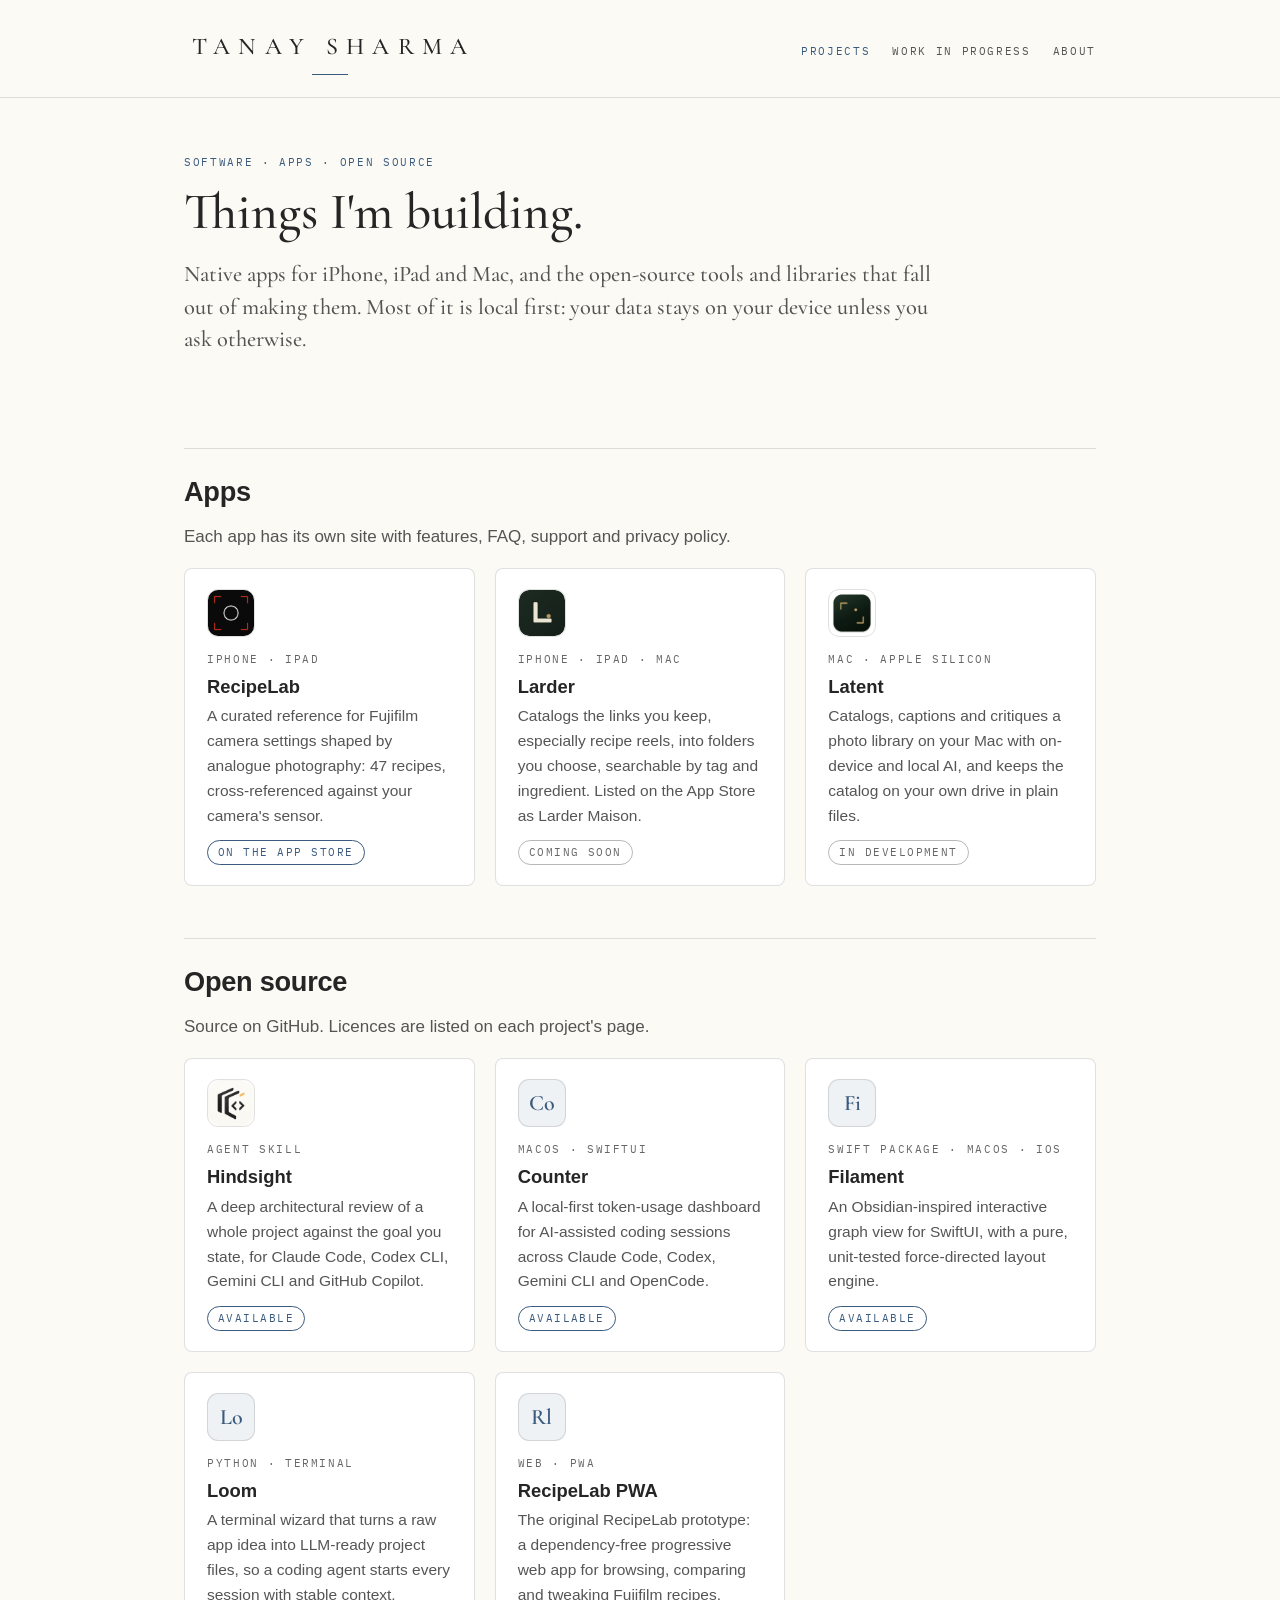
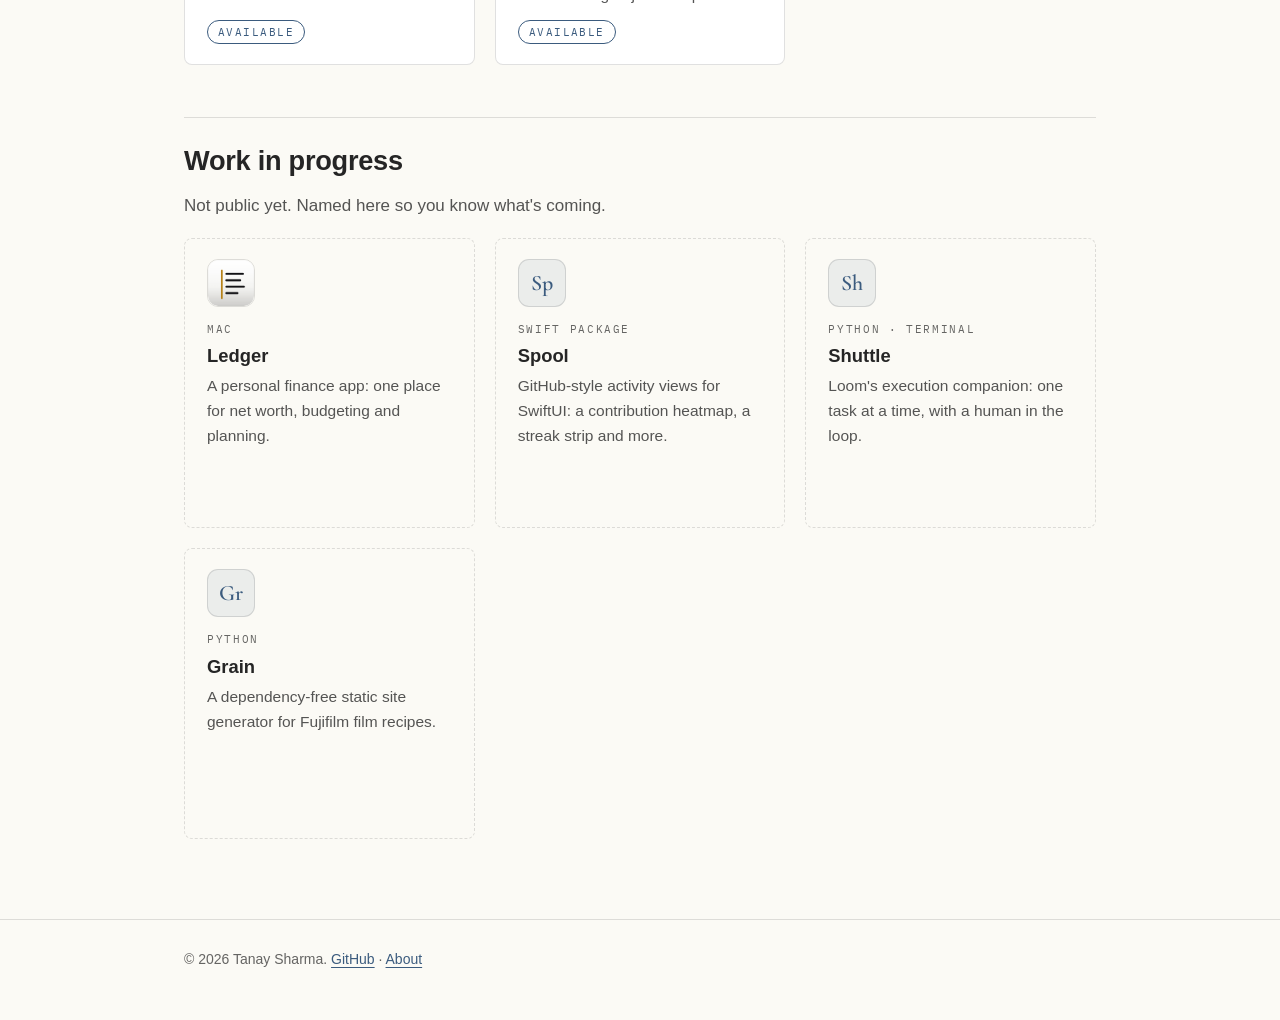
<file: index.html>
<!DOCTYPE html>
<html lang="en">
<head>
<meta charset="utf-8">
<meta name="viewport" content="width=device-width, initial-scale=1">
<title>Tanay Sharma · Projects</title>
<meta name="description" content="Apps, open-source tools and works in progress by Tanay Sharma: RecipeLab, Larder, Latent, Hindsight, Counter, Filament, Loom and more.">
<meta name="color-scheme" content="light dark">
<link rel="icon" href="./assets/favicon-64.png" sizes="64x64">
<link rel="apple-touch-icon" href="./assets/apple-touch-icon.png">
<link rel="stylesheet" href="./site.css?v=3">
</head>
<body>
<a class="skip-link" href="#main">Skip to content</a>

<header class="site-header">
  <div class="shell site-header__inner">
    <a class="wordmark" href="./index.html" aria-label="Tanay Sharma home">
      <span class="wordmark__text">TANAY SHARMA</span>
      <span class="wordmark__rule"></span>
    </a>
    <nav class="site-nav" aria-label="Primary">
      <a href="./index.html" aria-current="page">Projects</a>
      <a href="./index.html#wip">Work in progress</a>
      <a href="./about.html">About</a>
    </nav>
  </div>
</header>

<main id="main">
  <div class="shell">

    <section class="hero">
      <p class="meta meta--accent">SOFTWARE · APPS · OPEN SOURCE</p>
      <h1>Things I'm building.</h1>
      <!-- TODO(you): replace this lede with your own words. -->
      <p class="lede">Native apps for iPhone, iPad and Mac, and the open-source tools and libraries that fall out of making them. Most of it is local first: your data stays on your device unless you ask otherwise.</p>
    </section>

    <h2 id="apps">Apps</h2>
    <p class="section-intro">Each app has its own site with features, FAQ, support and privacy policy.</p>

    <ul class="project-grid">
      <li class="project-card">
        <img class="project-card__icon" src="./assets/icons/recipelab.png" alt="" width="48" height="48">
        <div class="project-card__body">
          <p class="meta">IPHONE · IPAD</p>
          <h3><a href="https://tansharma.github.io/RecipeLab/">RecipeLab</a></h3>
          <p>A curated reference for Fujifilm camera settings shaped by analogue photography: 47 recipes, cross-referenced against your camera's sensor.</p>
          <p class="status status--shipped">On the App Store</p>
        </div>
      </li>
      <li class="project-card">
        <img class="project-card__icon" src="./assets/icons/larder.png" alt="" width="48" height="48">
        <div class="project-card__body">
          <p class="meta">IPHONE · IPAD · MAC</p>
          <h3><a href="https://lardermaison.tansharma.com/">Larder</a></h3>
          <p>Catalogs the links you keep, especially recipe reels, into folders you choose, searchable by tag and ingredient. Listed on the App Store as Larder Maison.</p>
          <p class="status">Coming soon</p>
        </div>
      </li>
      <li class="project-card">
        <img class="project-card__icon" src="./assets/icons/latent.png" alt="" width="48" height="48">
        <div class="project-card__body">
          <p class="meta">MAC · APPLE SILICON</p>
          <h3><a href="https://latent.tansharma.com/">Latent</a></h3>
          <p>Catalogs, captions and critiques a photo library on your Mac with on-device and local AI, and keeps the catalog on your own drive in plain files.</p>
          <p class="status">In development</p>
        </div>
      </li>
    </ul>

    <h2 id="open-source">Open source</h2>
    <p class="section-intro">Source on GitHub. Licences are listed on each project's page.</p>

    <ul class="project-grid">
      <li class="project-card">
        <img class="project-card__icon" src="./assets/icons/hindsight.png" alt="" width="48" height="48">
        <div class="project-card__body">
          <p class="meta">AGENT SKILL</p>
          <h3><a href="https://tansharma.github.io/hindsight/">Hindsight</a></h3>
          <p>A deep architectural review of a whole project against the goal you state, for Claude Code, Codex CLI, Gemini CLI and GitHub Copilot.</p>
          <p class="status status--shipped">Available</p>
        </div>
      </li>
      <li class="project-card">
        <span class="project-card__icon project-card__icon--mono" aria-hidden="true">Co</span>
        <div class="project-card__body">
          <p class="meta">MACOS · SWIFTUI</p>
          <h3><a href="./projects/counter.html">Counter</a></h3>
          <p>A local-first token-usage dashboard for AI-assisted coding sessions across Claude Code, Codex, Gemini CLI and OpenCode.</p>
          <p class="status status--shipped">Available</p>
        </div>
      </li>
      <li class="project-card">
        <span class="project-card__icon project-card__icon--mono" aria-hidden="true">Fi</span>
        <div class="project-card__body">
          <p class="meta">SWIFT PACKAGE · MACOS · IOS</p>
          <h3><a href="./projects/filament.html">Filament</a></h3>
          <p>An Obsidian-inspired interactive graph view for SwiftUI, with a pure, unit-tested force-directed layout engine.</p>
          <p class="status status--shipped">Available</p>
        </div>
      </li>
      <li class="project-card">
        <span class="project-card__icon project-card__icon--mono" aria-hidden="true">Lo</span>
        <div class="project-card__body">
          <p class="meta">PYTHON · TERMINAL</p>
          <h3><a href="./projects/loom.html">Loom</a></h3>
          <p>A terminal wizard that turns a raw app idea into LLM-ready project files, so a coding agent starts every session with stable context.</p>
          <p class="status status--shipped">Available</p>
        </div>
      </li>
      <li class="project-card">
        <span class="project-card__icon project-card__icon--mono" aria-hidden="true">Rl</span>
        <div class="project-card__body">
          <p class="meta">WEB · PWA</p>
          <h3><a href="./projects/recipelab-pwa.html">RecipeLab PWA</a></h3>
          <p>The original RecipeLab prototype: a dependency-free progressive web app for browsing, comparing and tweaking Fujifilm recipes.</p>
          <p class="status status--shipped">Available</p>
        </div>
      </li>
    </ul>

    <h2 id="wip">Work in progress</h2>
    <p class="section-intro">Not public yet. Named here so you know what's coming.</p>

    <ul class="project-grid">
      <li class="project-card project-card--wip">
        <img class="project-card__icon" src="./assets/icons/ledger.png" alt="" width="48" height="48">
        <div class="project-card__body">
          <p class="meta">MAC</p>
          <h3>Ledger</h3>
          <p>A personal finance app: one place for net worth, budgeting and planning.</p>
        </div>
      </li>
      <li class="project-card project-card--wip">
        <span class="project-card__icon project-card__icon--mono" aria-hidden="true">Sp</span>
        <div class="project-card__body">
          <p class="meta">SWIFT PACKAGE</p>
          <h3>Spool</h3>
          <p>GitHub-style activity views for SwiftUI: a contribution heatmap, a streak strip and more.</p>
        </div>
      </li>
      <li class="project-card project-card--wip">
        <span class="project-card__icon project-card__icon--mono" aria-hidden="true">Sh</span>
        <div class="project-card__body">
          <p class="meta">PYTHON · TERMINAL</p>
          <h3>Shuttle</h3>
          <p>Loom's execution companion: one task at a time, with a human in the loop.</p>
        </div>
      </li>
      <li class="project-card project-card--wip">
        <span class="project-card__icon project-card__icon--mono" aria-hidden="true">Gr</span>
        <div class="project-card__body">
          <p class="meta">PYTHON</p>
          <h3>Grain</h3>
          <p>A dependency-free static site generator for Fujifilm film recipes.</p>
        </div>
      </li>
    </ul>

  </div>
</main>

<footer class="site-footer">
  <div class="shell">
    <p>© 2026 Tanay Sharma. <a href="https://github.com/tansharma">GitHub</a> · <a href="./about.html">About</a></p>
  </div>
</footer>

</body>
</html>
</file>
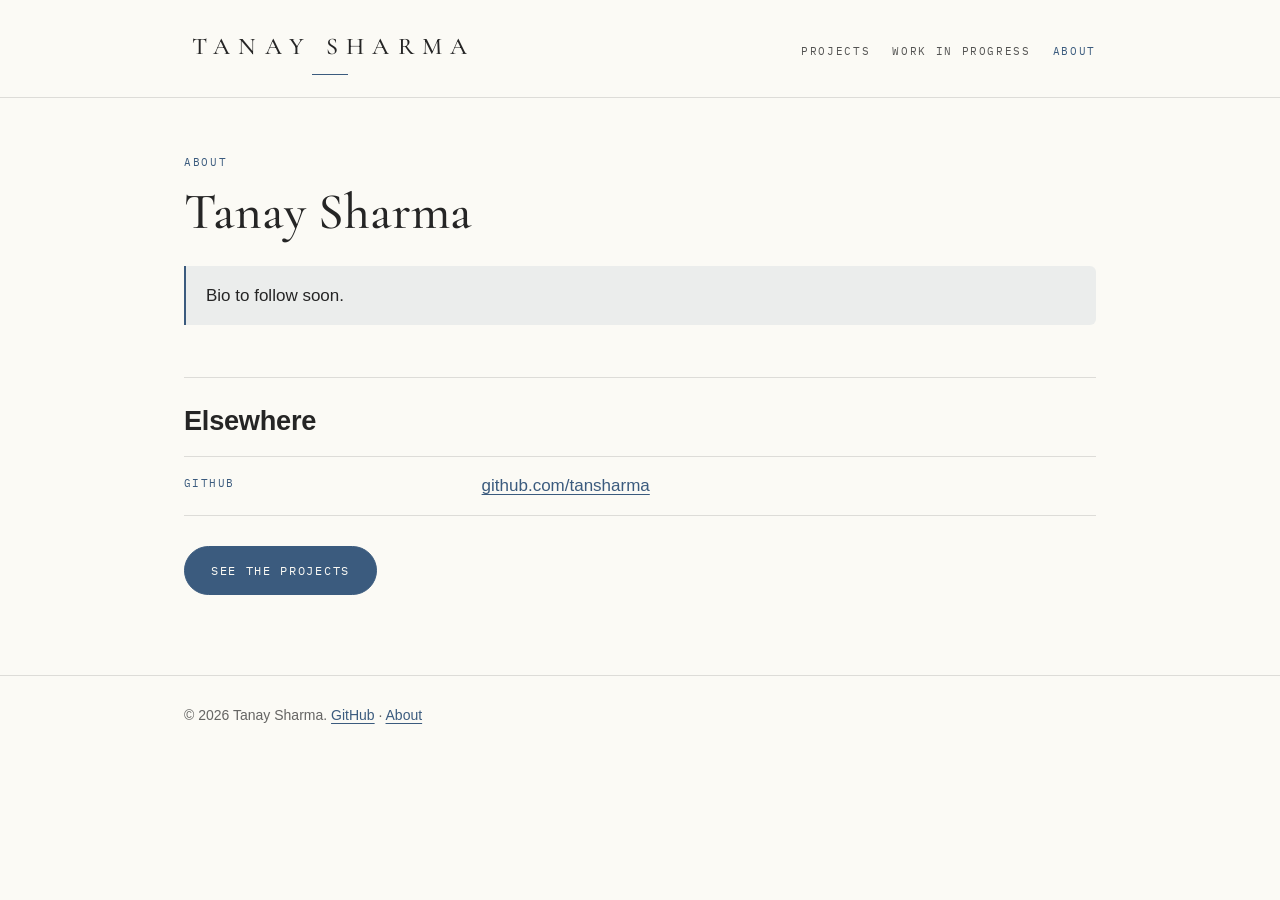
<file: about.html>
<!DOCTYPE html>
<html lang="en">
<head>
<meta charset="utf-8">
<meta name="viewport" content="width=device-width, initial-scale=1">
<title>About · Tanay Sharma</title>
<meta name="description" content="About Tanay Sharma, who builds native apps for iPhone, iPad and Mac, and open-source tools.">
<meta name="color-scheme" content="light dark">
<link rel="icon" href="./assets/favicon-64.png" sizes="64x64">
<link rel="apple-touch-icon" href="./assets/apple-touch-icon.png">
<link rel="stylesheet" href="./site.css?v=3">
</head>
<body>
<a class="skip-link" href="#main">Skip to content</a>

<header class="site-header">
  <div class="shell site-header__inner">
    <a class="wordmark" href="./index.html" aria-label="Tanay Sharma home">
      <span class="wordmark__text">TANAY SHARMA</span>
      <span class="wordmark__rule"></span>
    </a>
    <nav class="site-nav" aria-label="Primary">
      <a href="./index.html">Projects</a>
      <a href="./index.html#wip">Work in progress</a>
      <a href="./about.html" aria-current="page">About</a>
    </nav>
  </div>
</header>

<main id="main">
  <div class="shell">

    <section class="hero">
      <p class="meta meta--accent">ABOUT</p>
      <h1>Tanay Sharma</h1>
    </section>

    <!-- TODO(you): replace this callout with your bio. -->
    <div class="callout">
      <p>Bio to follow soon.</p>
    </div>

    <h2>Elsewhere</h2>

    <dl class="rows">
      <div class="row"><dt>GitHub</dt><dd><a href="https://github.com/tansharma">github.com/tansharma</a></dd></div>
    </dl>

    <div class="actions">
      <a class="button-accent" href="./index.html">See the projects</a>
    </div>

  </div>
</main>

<footer class="site-footer">
  <div class="shell">
    <p>© 2026 Tanay Sharma. <a href="https://github.com/tansharma">GitHub</a> · <a href="./about.html">About</a></p>
  </div>
</footer>

</body>
</html>
</file>
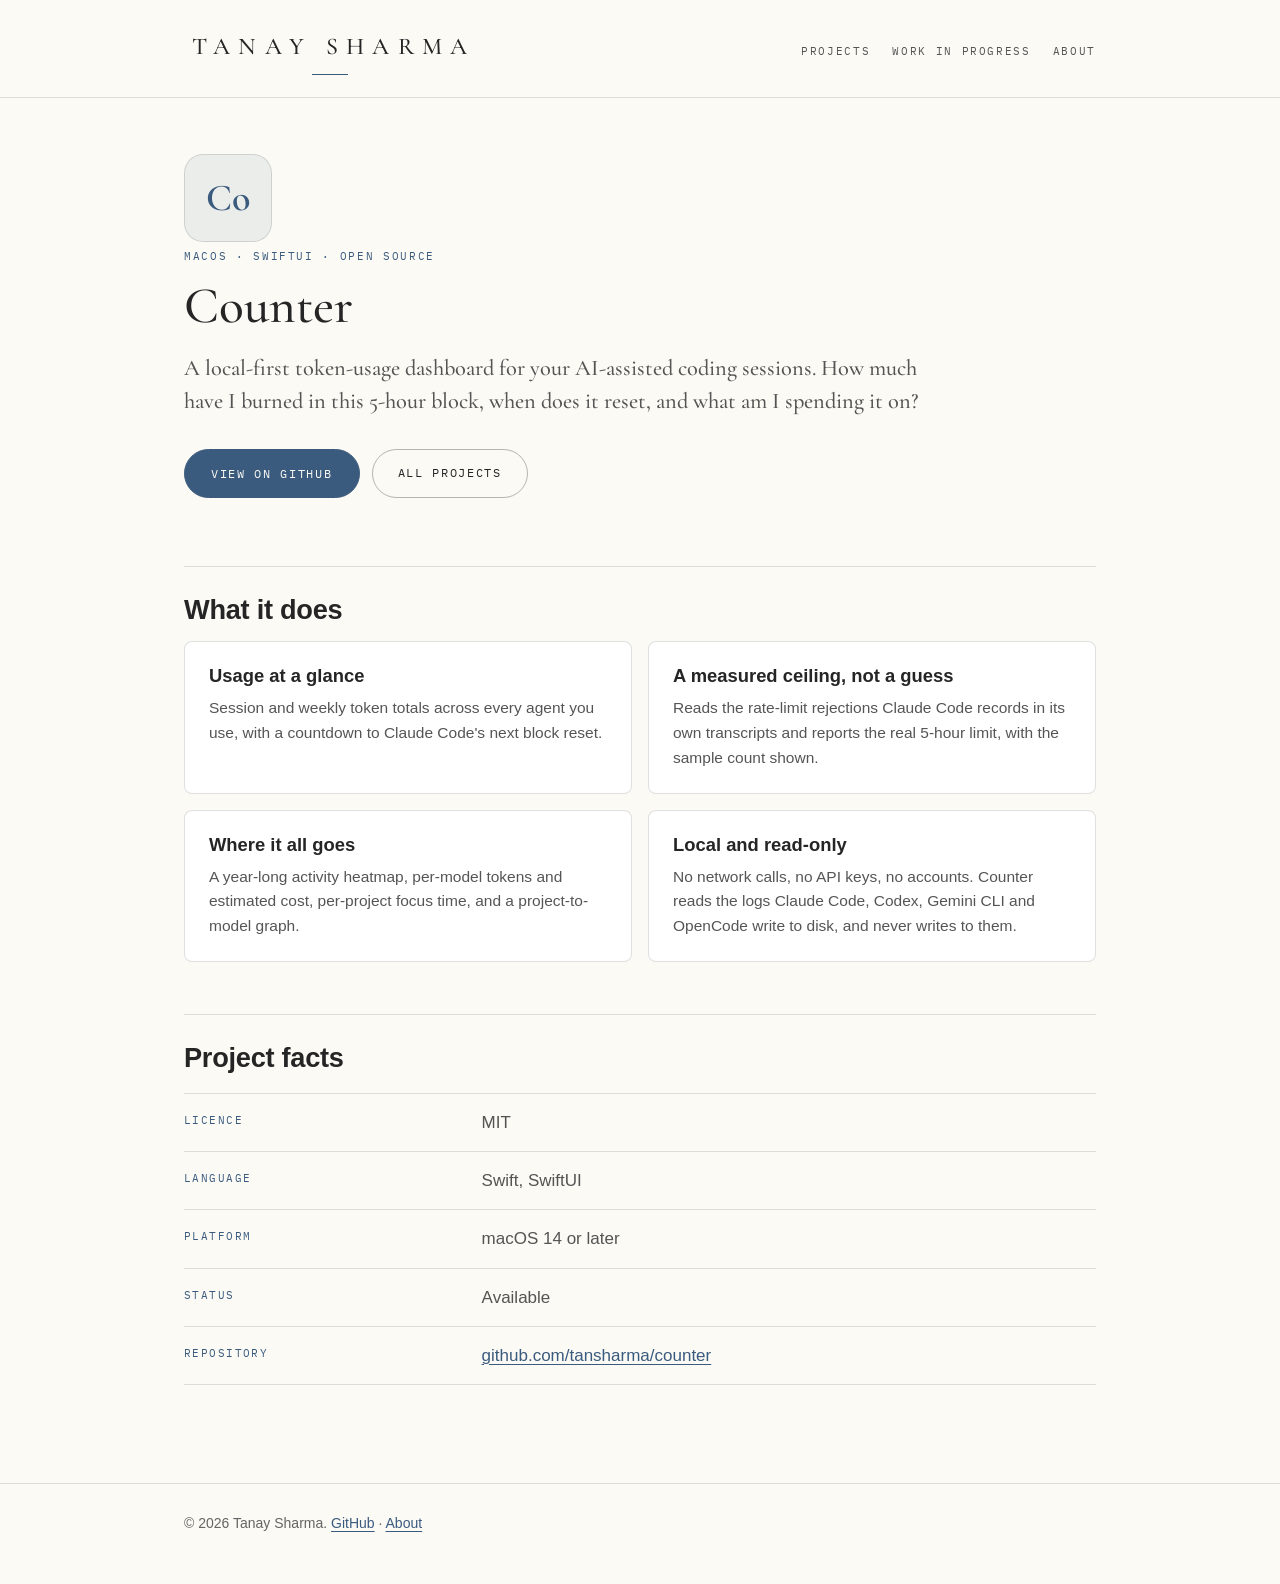
<file: projects/counter.html>
<!DOCTYPE html>
<html lang="en">
<head>
<meta charset="utf-8">
<meta name="viewport" content="width=device-width, initial-scale=1">
<title>Counter · Tanay Sharma</title>
<meta name="description" content="Counter is a local-first token-usage dashboard for AI-assisted coding sessions on macOS, reading the session logs Claude Code, Codex, Gemini CLI and OpenCode write to disk.">
<meta name="color-scheme" content="light dark">
<link rel="icon" href="../assets/favicon-64.png" sizes="64x64">
<link rel="apple-touch-icon" href="../assets/apple-touch-icon.png">
<link rel="stylesheet" href="../site.css?v=3">
</head>
<body>
<a class="skip-link" href="#main">Skip to content</a>

<header class="site-header">
  <div class="shell site-header__inner">
    <a class="wordmark" href="../index.html" aria-label="Tanay Sharma home">
      <span class="wordmark__text">TANAY SHARMA</span>
      <span class="wordmark__rule"></span>
    </a>
    <nav class="site-nav" aria-label="Primary">
      <a href="../index.html">Projects</a>
      <a href="../index.html#wip">Work in progress</a>
      <a href="../about.html">About</a>
    </nav>
  </div>
</header>

<main id="main">
  <div class="shell">

    <section class="hero">
      <span class="hero__icon project-card__icon--mono" aria-hidden="true">Co</span>
      <p class="meta meta--accent">MACOS · SWIFTUI · OPEN SOURCE</p>
      <h1>Counter</h1>
      <p class="lede">A local-first token-usage dashboard for your AI-assisted coding sessions. How much have I burned in this 5-hour block, when does it reset, and what am I spending it on?</p>

      <div class="actions">
        <a class="button-accent" href="https://github.com/tansharma/counter">View on GitHub</a>
        <a class="button-outline" href="../index.html#open-source">All projects</a>
      </div>
    </section>

    <h2>What it does</h2>

    <div class="feature-grid">
      <div class="card">
        <h3>Usage at a glance</h3>
        <p>Session and weekly token totals across every agent you use, with a countdown to Claude Code's next block reset.</p>
      </div>
      <div class="card">
        <h3>A measured ceiling, not a guess</h3>
        <p>Reads the rate-limit rejections Claude Code records in its own transcripts and reports the real 5-hour limit, with the sample count shown.</p>
      </div>
      <div class="card">
        <h3>Where it all goes</h3>
        <p>A year-long activity heatmap, per-model tokens and estimated cost, per-project focus time, and a project-to-model graph.</p>
      </div>
      <div class="card">
        <h3>Local and read-only</h3>
        <p>No network calls, no API keys, no accounts. Counter reads the logs Claude Code, Codex, Gemini CLI and OpenCode write to disk, and never writes to them.</p>
      </div>
    </div>

    <h2>Project facts</h2>

    <dl class="rows">
      <div class="row"><dt>Licence</dt><dd>MIT</dd></div>
      <div class="row"><dt>Language</dt><dd>Swift, SwiftUI</dd></div>
      <div class="row"><dt>Platform</dt><dd>macOS 14 or later</dd></div>
      <div class="row"><dt>Status</dt><dd>Available</dd></div>
      <div class="row"><dt>Repository</dt><dd><a href="https://github.com/tansharma/counter">github.com/tansharma/counter</a></dd></div>
    </dl>

  </div>
</main>

<footer class="site-footer">
  <div class="shell">
    <p>© 2026 Tanay Sharma. <a href="https://github.com/tansharma">GitHub</a> · <a href="../about.html">About</a></p>
  </div>
</footer>

</body>
</html>
</file>
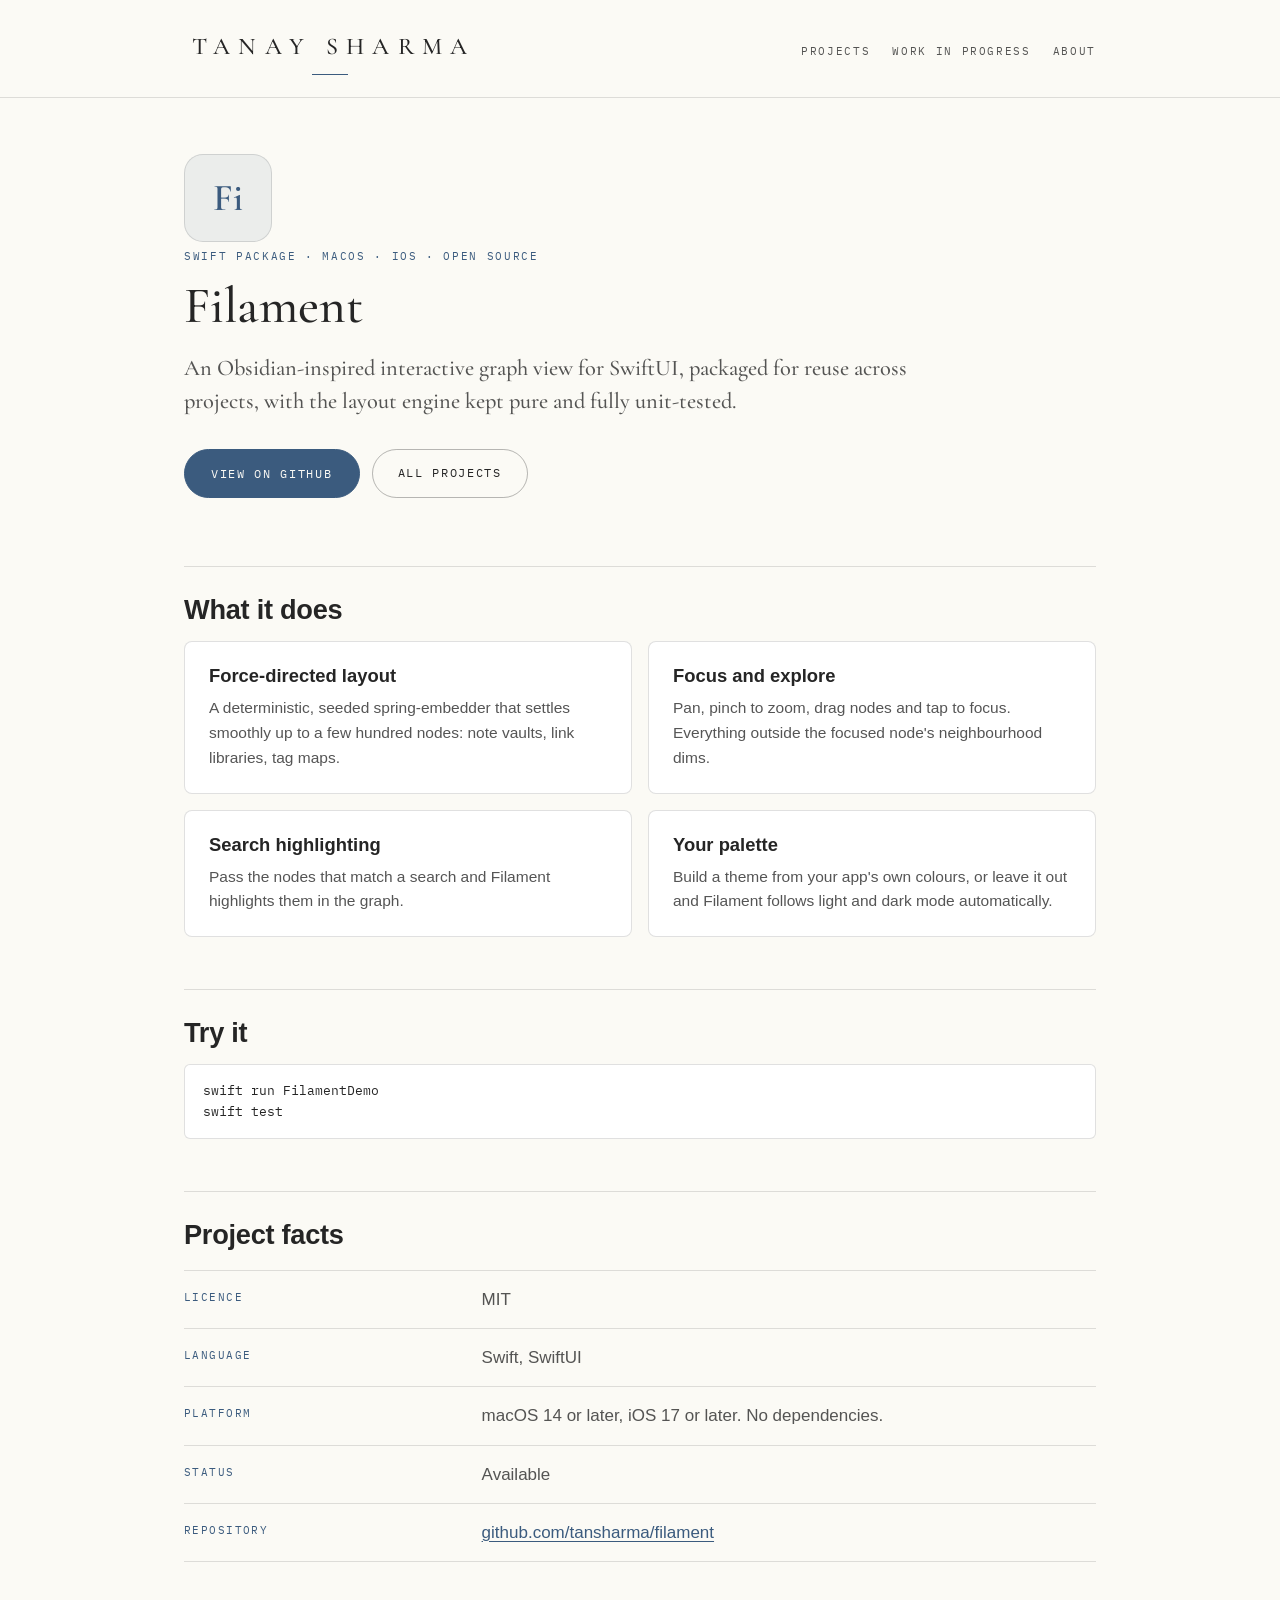
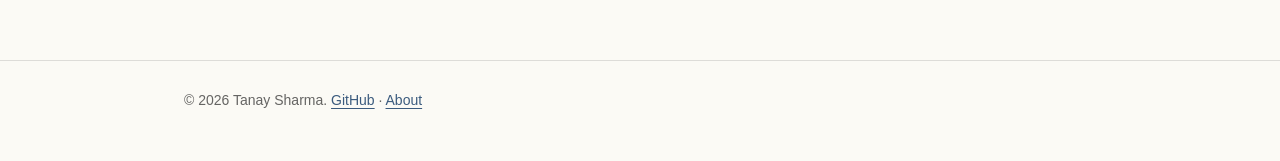
<file: projects/filament.html>
<!DOCTYPE html>
<html lang="en">
<head>
<meta charset="utf-8">
<meta name="viewport" content="width=device-width, initial-scale=1">
<title>Filament · Tanay Sharma</title>
<meta name="description" content="Filament is an Obsidian-inspired interactive graph view for SwiftUI: force-directed layout, pan and zoom, tap-to-focus and search highlighting, with no dependencies.">
<meta name="color-scheme" content="light dark">
<link rel="icon" href="../assets/favicon-64.png" sizes="64x64">
<link rel="apple-touch-icon" href="../assets/apple-touch-icon.png">
<link rel="stylesheet" href="../site.css?v=3">
</head>
<body>
<a class="skip-link" href="#main">Skip to content</a>

<header class="site-header">
  <div class="shell site-header__inner">
    <a class="wordmark" href="../index.html" aria-label="Tanay Sharma home">
      <span class="wordmark__text">TANAY SHARMA</span>
      <span class="wordmark__rule"></span>
    </a>
    <nav class="site-nav" aria-label="Primary">
      <a href="../index.html">Projects</a>
      <a href="../index.html#wip">Work in progress</a>
      <a href="../about.html">About</a>
    </nav>
  </div>
</header>

<main id="main">
  <div class="shell">

    <section class="hero">
      <span class="hero__icon project-card__icon--mono" aria-hidden="true">Fi</span>
      <p class="meta meta--accent">SWIFT PACKAGE · MACOS · IOS · OPEN SOURCE</p>
      <h1>Filament</h1>
      <p class="lede">An Obsidian-inspired interactive graph view for SwiftUI, packaged for reuse across projects, with the layout engine kept pure and fully unit-tested.</p>

      <div class="actions">
        <a class="button-accent" href="https://github.com/tansharma/filament">View on GitHub</a>
        <a class="button-outline" href="../index.html#open-source">All projects</a>
      </div>
    </section>

    <h2>What it does</h2>

    <div class="feature-grid">
      <div class="card">
        <h3>Force-directed layout</h3>
        <p>A deterministic, seeded spring-embedder that settles smoothly up to a few hundred nodes: note vaults, link libraries, tag maps.</p>
      </div>
      <div class="card">
        <h3>Focus and explore</h3>
        <p>Pan, pinch to zoom, drag nodes and tap to focus. Everything outside the focused node's neighbourhood dims.</p>
      </div>
      <div class="card">
        <h3>Search highlighting</h3>
        <p>Pass the nodes that match a search and Filament highlights them in the graph.</p>
      </div>
      <div class="card">
        <h3>Your palette</h3>
        <p>Build a theme from your app's own colours, or leave it out and Filament follows light and dark mode automatically.</p>
      </div>
    </div>

    <h2>Try it</h2>
    <pre><code>swift run FilamentDemo
swift test</code></pre>

    <h2>Project facts</h2>

    <dl class="rows">
      <div class="row"><dt>Licence</dt><dd>MIT</dd></div>
      <div class="row"><dt>Language</dt><dd>Swift, SwiftUI</dd></div>
      <div class="row"><dt>Platform</dt><dd>macOS 14 or later, iOS 17 or later. No dependencies.</dd></div>
      <div class="row"><dt>Status</dt><dd>Available</dd></div>
      <div class="row"><dt>Repository</dt><dd><a href="https://github.com/tansharma/filament">github.com/tansharma/filament</a></dd></div>
    </dl>

  </div>
</main>

<footer class="site-footer">
  <div class="shell">
    <p>© 2026 Tanay Sharma. <a href="https://github.com/tansharma">GitHub</a> · <a href="../about.html">About</a></p>
  </div>
</footer>

</body>
</html>
</file>
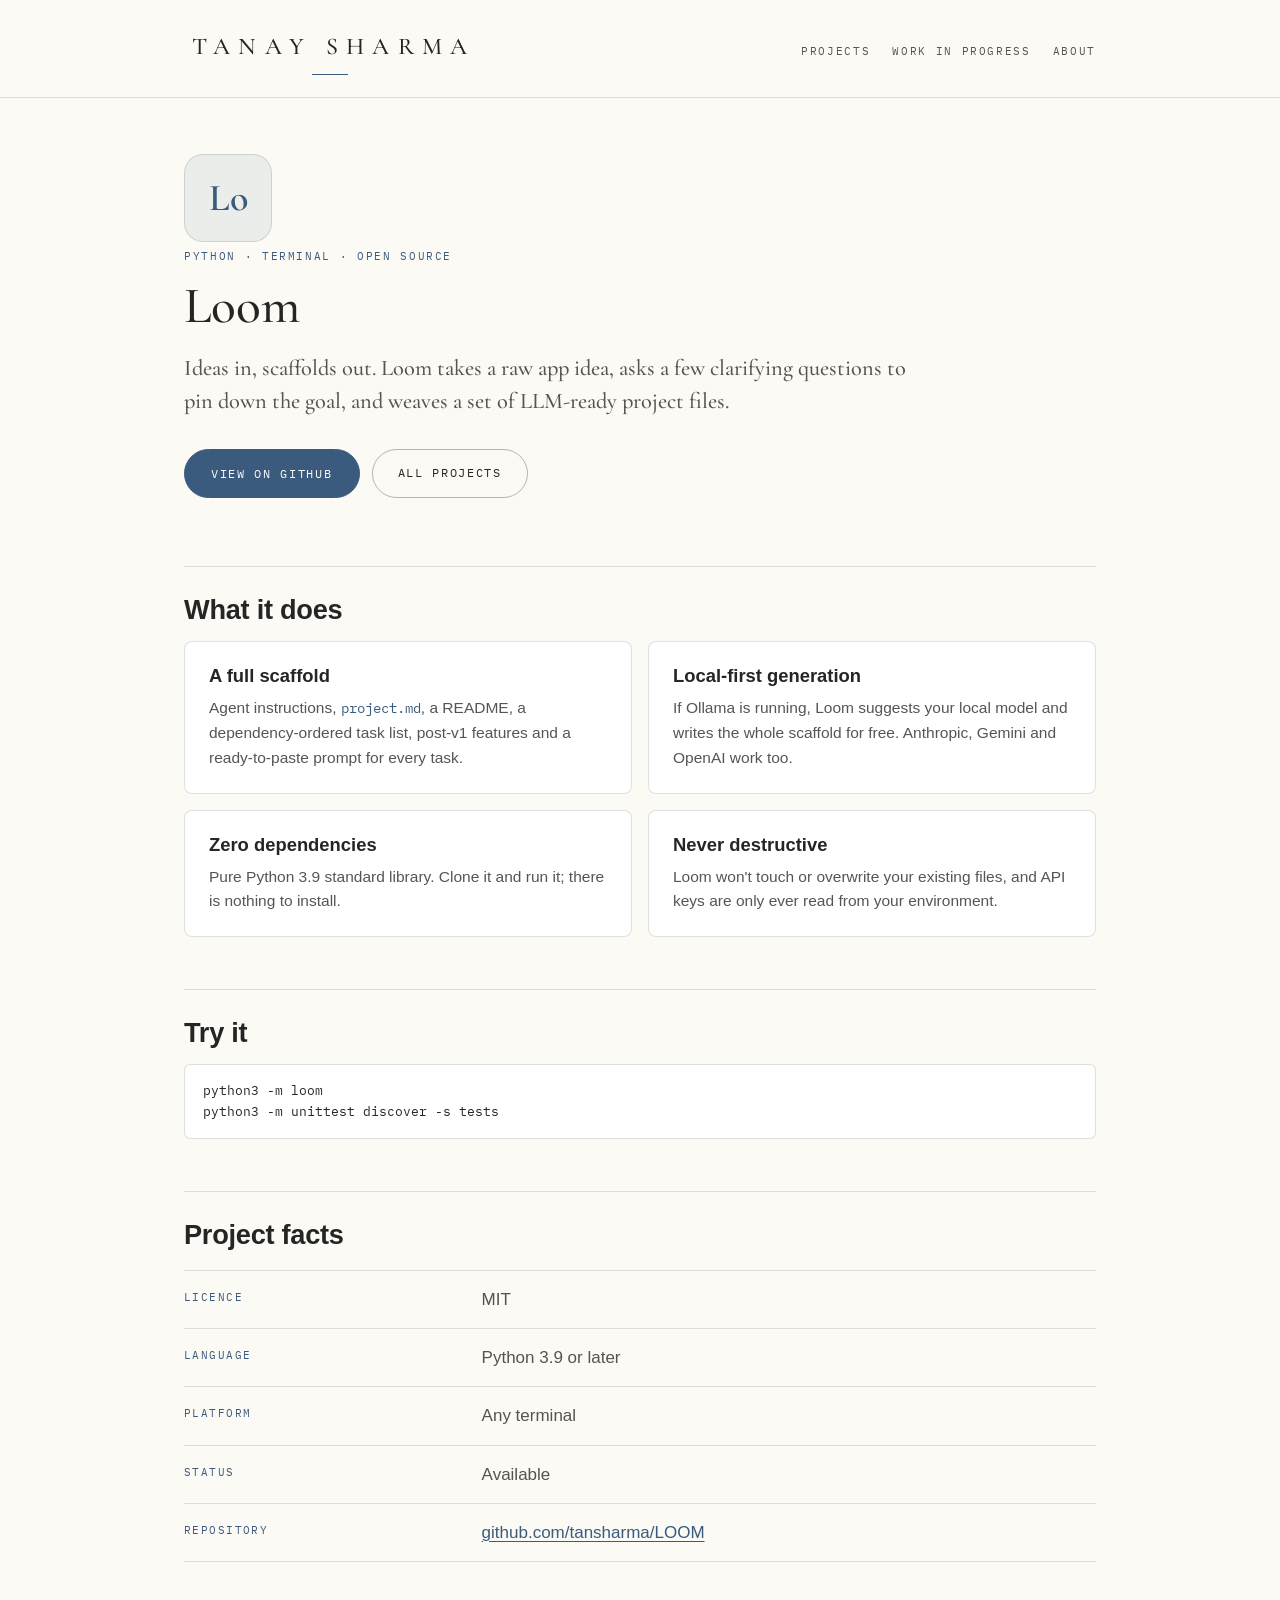
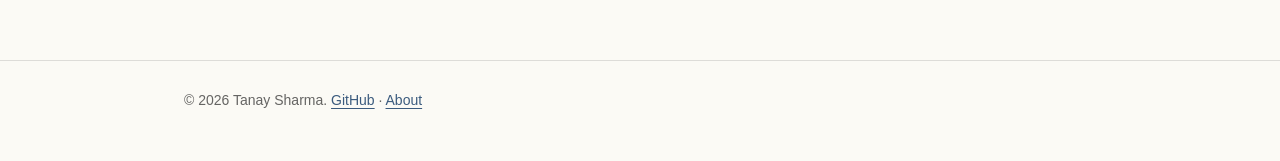
<file: projects/loom.html>
<!DOCTYPE html>
<html lang="en">
<head>
<meta charset="utf-8">
<meta name="viewport" content="width=device-width, initial-scale=1">
<title>Loom · Tanay Sharma</title>
<meta name="description" content="Loom is a terminal wizard that turns a raw app idea into LLM-ready project files, so a coding agent starts every session with cheap, stable context.">
<meta name="color-scheme" content="light dark">
<link rel="icon" href="../assets/favicon-64.png" sizes="64x64">
<link rel="apple-touch-icon" href="../assets/apple-touch-icon.png">
<link rel="stylesheet" href="../site.css?v=3">
</head>
<body>
<a class="skip-link" href="#main">Skip to content</a>

<header class="site-header">
  <div class="shell site-header__inner">
    <a class="wordmark" href="../index.html" aria-label="Tanay Sharma home">
      <span class="wordmark__text">TANAY SHARMA</span>
      <span class="wordmark__rule"></span>
    </a>
    <nav class="site-nav" aria-label="Primary">
      <a href="../index.html">Projects</a>
      <a href="../index.html#wip">Work in progress</a>
      <a href="../about.html">About</a>
    </nav>
  </div>
</header>

<main id="main">
  <div class="shell">

    <section class="hero">
      <span class="hero__icon project-card__icon--mono" aria-hidden="true">Lo</span>
      <p class="meta meta--accent">PYTHON · TERMINAL · OPEN SOURCE</p>
      <h1>Loom</h1>
      <p class="lede">Ideas in, scaffolds out. Loom takes a raw app idea, asks a few clarifying questions to pin down the goal, and weaves a set of LLM-ready project files.</p>

      <div class="actions">
        <a class="button-accent" href="https://github.com/tansharma/LOOM">View on GitHub</a>
        <a class="button-outline" href="../index.html#open-source">All projects</a>
      </div>
    </section>

    <h2>What it does</h2>

    <div class="feature-grid">
      <div class="card">
        <h3>A full scaffold</h3>
        <p>Agent instructions, <code>project.md</code>, a README, a dependency-ordered task list, post-v1 features and a ready-to-paste prompt for every task.</p>
      </div>
      <div class="card">
        <h3>Local-first generation</h3>
        <p>If Ollama is running, Loom suggests your local model and writes the whole scaffold for free. Anthropic, Gemini and OpenAI work too.</p>
      </div>
      <div class="card">
        <h3>Zero dependencies</h3>
        <p>Pure Python 3.9 standard library. Clone it and run it; there is nothing to install.</p>
      </div>
      <div class="card">
        <h3>Never destructive</h3>
        <p>Loom won't touch or overwrite your existing files, and API keys are only ever read from your environment.</p>
      </div>
    </div>

    <h2>Try it</h2>
    <pre><code>python3 -m loom
python3 -m unittest discover -s tests</code></pre>

    <h2>Project facts</h2>

    <dl class="rows">
      <div class="row"><dt>Licence</dt><dd>MIT</dd></div>
      <div class="row"><dt>Language</dt><dd>Python 3.9 or later</dd></div>
      <div class="row"><dt>Platform</dt><dd>Any terminal</dd></div>
      <div class="row"><dt>Status</dt><dd>Available</dd></div>
      <div class="row"><dt>Repository</dt><dd><a href="https://github.com/tansharma/LOOM">github.com/tansharma/LOOM</a></dd></div>
    </dl>

  </div>
</main>

<footer class="site-footer">
  <div class="shell">
    <p>© 2026 Tanay Sharma. <a href="https://github.com/tansharma">GitHub</a> · <a href="../about.html">About</a></p>
  </div>
</footer>

</body>
</html>
</file>
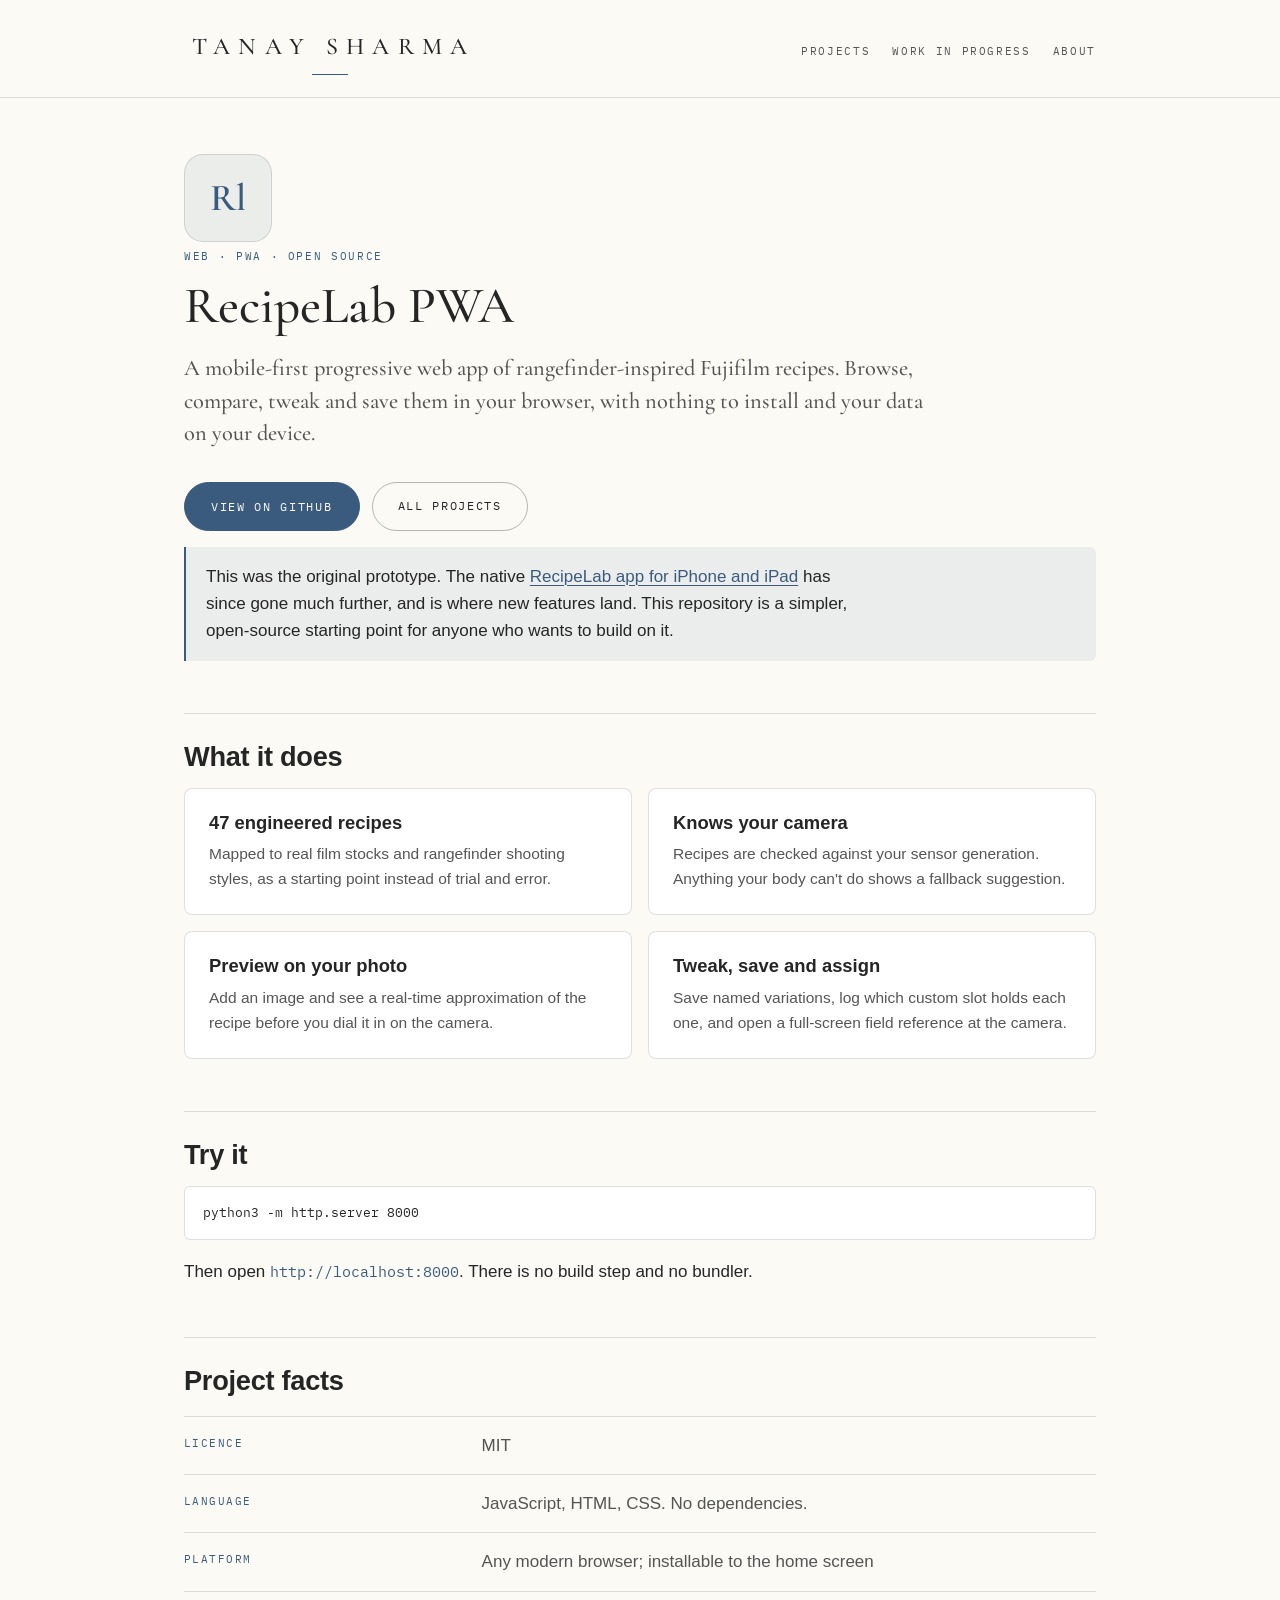
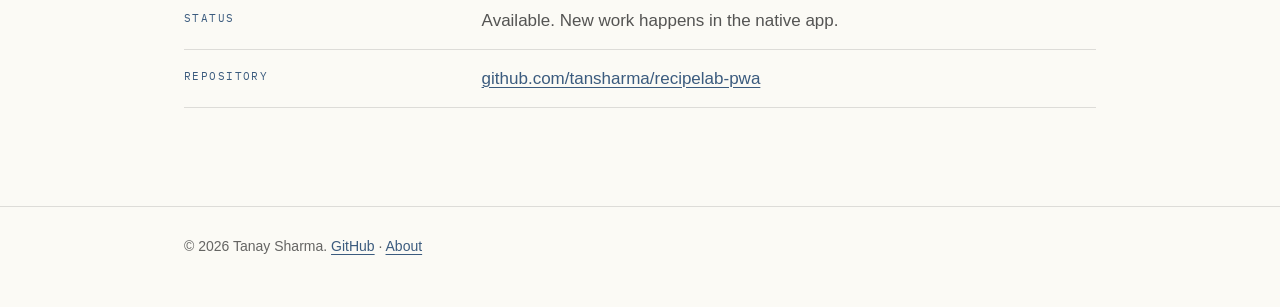
<file: projects/recipelab-pwa.html>
<!DOCTYPE html>
<html lang="en">
<head>
<meta charset="utf-8">
<meta name="viewport" content="width=device-width, initial-scale=1">
<title>RecipeLab PWA · Tanay Sharma</title>
<meta name="description" content="The original RecipeLab prototype: a dependency-free progressive web app for browsing, comparing and tweaking rangefinder-inspired Fujifilm camera recipes.">
<meta name="color-scheme" content="light dark">
<link rel="icon" href="../assets/favicon-64.png" sizes="64x64">
<link rel="apple-touch-icon" href="../assets/apple-touch-icon.png">
<link rel="stylesheet" href="../site.css?v=3">
</head>
<body>
<a class="skip-link" href="#main">Skip to content</a>

<header class="site-header">
  <div class="shell site-header__inner">
    <a class="wordmark" href="../index.html" aria-label="Tanay Sharma home">
      <span class="wordmark__text">TANAY SHARMA</span>
      <span class="wordmark__rule"></span>
    </a>
    <nav class="site-nav" aria-label="Primary">
      <a href="../index.html">Projects</a>
      <a href="../index.html#wip">Work in progress</a>
      <a href="../about.html">About</a>
    </nav>
  </div>
</header>

<main id="main">
  <div class="shell">

    <section class="hero">
      <span class="hero__icon project-card__icon--mono" aria-hidden="true">Rl</span>
      <p class="meta meta--accent">WEB · PWA · OPEN SOURCE</p>
      <h1>RecipeLab PWA</h1>
      <p class="lede">A mobile-first progressive web app of rangefinder-inspired Fujifilm recipes. Browse, compare, tweak and save them in your browser, with nothing to install and your data on your device.</p>

      <div class="actions">
        <a class="button-accent" href="https://github.com/tansharma/recipelab-pwa">View on GitHub</a>
        <a class="button-outline" href="../index.html#open-source">All projects</a>
      </div>
    </section>

    <div class="callout">
      <p>This was the original prototype. The native <a href="https://tansharma.github.io/RecipeLab/">RecipeLab app for iPhone and iPad</a> has since gone much further, and is where new features land. This repository is a simpler, open-source starting point for anyone who wants to build on it.</p>
    </div>

    <h2>What it does</h2>

    <div class="feature-grid">
      <div class="card">
        <h3>47 engineered recipes</h3>
        <p>Mapped to real film stocks and rangefinder shooting styles, as a starting point instead of trial and error.</p>
      </div>
      <div class="card">
        <h3>Knows your camera</h3>
        <p>Recipes are checked against your sensor generation. Anything your body can't do shows a fallback suggestion.</p>
      </div>
      <div class="card">
        <h3>Preview on your photo</h3>
        <p>Add an image and see a real-time approximation of the recipe before you dial it in on the camera.</p>
      </div>
      <div class="card">
        <h3>Tweak, save and assign</h3>
        <p>Save named variations, log which custom slot holds each one, and open a full-screen field reference at the camera.</p>
      </div>
    </div>

    <h2>Try it</h2>
    <pre><code>python3 -m http.server 8000</code></pre>
    <p>Then open <code>http://localhost:8000</code>. There is no build step and no bundler.</p>

    <h2>Project facts</h2>

    <dl class="rows">
      <div class="row"><dt>Licence</dt><dd>MIT</dd></div>
      <div class="row"><dt>Language</dt><dd>JavaScript, HTML, CSS. No dependencies.</dd></div>
      <div class="row"><dt>Platform</dt><dd>Any modern browser; installable to the home screen</dd></div>
      <div class="row"><dt>Status</dt><dd>Available. New work happens in the native app.</dd></div>
      <div class="row"><dt>Repository</dt><dd><a href="https://github.com/tansharma/recipelab-pwa">github.com/tansharma/recipelab-pwa</a></dd></div>
    </dl>

  </div>
</main>

<footer class="site-footer">
  <div class="shell">
    <p>© 2026 Tanay Sharma. <a href="https://github.com/tansharma">GitHub</a> · <a href="../about.html">About</a></p>
  </div>
</footer>

</body>
</html>
</file>
<file: site.css>
/* tansharma.com — the portfolio, in the same family as the product sites.
 *
 * Structure, type and spacing follow latent.css (Latent-Suite/latent-site),
 * as do hindsight.css, recipelab.css and larder.css, so moving from this page
 * to any product site reads as one family. Two things are this site's own:
 * a wider shell (960px, not 780px) so the project index fits three square
 * tiles to a row, and the palette: Hindsight's paper #fbfaf5 and ink #252525, with one cool slate accent
 * so the product icons (green, red, amber) carry the colour, not the frame.
 *
 * The rules the product sites follow apply here as well:
 * - One accent-filled action per page; everything else is outline or text.
 * - Cormorant Garamond for the wordmark, a page's own <h1> and the lede only.
 *   h2/h3 use the system body face at weight.
 * - Text meets WCAG AA (4.5:1). Slate #3b5b7e is 6.7:1 on paper; #9fb8d6 is
 *   8.5:1 on the dark surface.
 *
 * Every path here is relative. Pages under projects/ link this file as
 * ../site.css, and the font URLs below resolve against this file, not the page. */

/* ---- Fonts: self-hosted, Latin subset (the same files every product site
   ships). No external requests anywhere on this site. ---- */
@font-face {
  font-family: "Cormorant Garamond";
  src: url("./fonts/cormorant-medium.woff2") format("woff2");
  font-weight: 500;
  font-style: normal;
  font-display: swap;
}
@font-face {
  font-family: "Cormorant Garamond";
  src: url("./fonts/cormorant-semibold.woff2") format("woff2");
  font-weight: 600;
  font-style: normal;
  font-display: swap;
}
@font-face {
  font-family: "IBM Plex Mono";
  src: url("./fonts/plexmono-regular.woff2") format("woff2");
  font-weight: 400;
  font-style: normal;
  font-display: swap;
}

/* ---- Palette ----
   Light first on bare :root so a viewer with no preference still gets a
   complete palette, then dark overrides only what changes. */
:root {
  --surface: #fbfaf5;
  --surface-raised: #ffffff;
  --text: #252525;
  --text-secondary: rgba(37, 37, 37, 0.78);
  --text-quiet: rgba(37, 37, 37, 0.7);
  --accent: #3b5b7e;
  --on-accent: #fbfaf5;
  --accent-wash: rgba(59, 91, 126, 0.08);
  --hairline: rgba(37, 37, 37, 0.14);
  --hairline-strong: rgba(37, 37, 37, 0.32);

  --radius-card: 8px;
  --radius-small: 6px;
  --radius-pill: 999px;
  --measure: 68ch;

  --display: "Cormorant Garamond", Georgia, "Times New Roman", serif;
  --body: -apple-system, BlinkMacSystemFont, "Segoe UI", Roboto, "Helvetica Neue", Arial, sans-serif;
  --mono: "IBM Plex Mono", ui-monospace, SFMono-Regular, Menlo, Consolas, monospace;
}

@media (prefers-color-scheme: dark) {
  :root {
    --surface: #1a1a19;
    --surface-raised: #232322;
    --text: #fbfaf5;
    --text-secondary: rgba(251, 250, 245, 0.72);
    --text-quiet: rgba(251, 250, 245, 0.6);
    --accent: #9fb8d6;
    --on-accent: #1a1a19;
    --accent-wash: rgba(159, 184, 214, 0.1);
    --hairline: rgba(251, 250, 245, 0.12);
    --hairline-strong: rgba(251, 250, 245, 0.3);
  }
}

/* ---- Reset-ish ---- */
*,
*::before,
*::after {
  box-sizing: border-box;
}

html {
  -webkit-text-size-adjust: 100%;
}

body {
  margin: 0;
  background: var(--surface);
  color: var(--text);
  font-family: var(--body);
  font-size: 17px;
  line-height: 1.6;
  -webkit-font-smoothing: antialiased;
}

/* No italics — the product sites render em upright, and so does this one. */
em,
i,
cite,
address {
  font-style: normal;
}

img {
  max-width: 100%;
  height: auto;
}

a {
  color: var(--accent);
  text-decoration-thickness: 1px;
  text-underline-offset: 3px;
}

a:hover {
  text-decoration-thickness: 2px;
}

:focus-visible {
  outline: 2px solid var(--accent);
  outline-offset: 3px;
  border-radius: 2px;
}

.skip-link {
  position: absolute;
  left: -9999px;
  top: 0;
  background: var(--surface-raised);
  color: var(--text);
  padding: 12px 18px;
  border: 1px solid var(--hairline-strong);
  border-radius: var(--radius-small);
  z-index: 10;
}

.skip-link:focus {
  left: 16px;
  top: 16px;
}

/* ---- Layout ---- */
.shell {
  width: 100%;
  max-width: 960px;
  margin: 0 auto;
  padding: 0 24px;
}

main {
  padding: 8px 0 72px;
}

/* ---- Wordmark ----
   Built in CSS, not as an image — an external image can't reach this page's
   @font-face and would neither adapt to the current appearance nor use the
   real display face. This is the one legitimate "once per screen" use of
   Cormorant Garamond on every page, alongside the page's own <h1>. */
.wordmark {
  display: inline-block;
  text-align: center;
  text-decoration: none;
  color: inherit;
}

.wordmark__text {
  display: block;
  font-family: var(--display);
  font-weight: 500;
  font-size: 24px;
  letter-spacing: 0.34em;
  text-indent: 0.34em;
  color: var(--text);
}

.wordmark__rule {
  display: block;
  width: 36px;
  height: 1px;
  margin: 8px auto 0;
  background: var(--accent);
  border: 0;
}

/* ---- Site header / footer ---- */
.site-header {
  border-bottom: 1px solid var(--hairline);
  padding: 28px 0 22px;
}

.site-header__inner {
  display: flex;
  flex-wrap: wrap;
  gap: 18px 28px;
  align-items: center;
  justify-content: space-between;
}

.site-nav {
  display: flex;
  flex-wrap: wrap;
  gap: 22px;
}

.site-nav a {
  font-family: var(--mono);
  font-size: 11px;
  letter-spacing: 0.15em;
  text-transform: uppercase;
  color: var(--text-secondary);
  text-decoration: none;
}

.site-nav a:hover,
.site-nav a[aria-current="page"] {
  color: var(--accent);
}

.site-footer {
  border-top: 1px solid var(--hairline);
  padding: 28px 0 44px;
  color: var(--text-quiet);
  font-size: 14px;
}

.site-footer p {
  margin: 0 0 6px;
}

/* ---- Meta label — the mono small-caps signature shared with every
   product site (uppercase, tracking, IBM Plex Mono). ---- */
.meta {
  font-family: var(--mono);
  font-size: 11px;
  letter-spacing: 0.15em;
  text-transform: uppercase;
  color: var(--text-quiet);
  margin: 0 0 10px;
}

.meta--accent {
  color: var(--accent);
}

/* ---- Typography ----
   h1 is the page's one Cormorant Garamond heading, matching "once per
   screen." h2/h3 deliberately use the system body face, not the display
   face — a section break signalled by a preceding .meta label and a
   hairline, without a second typeface or a second accent. */
h1 {
  font-family: var(--display);
  font-weight: 500;
  color: var(--text);
  letter-spacing: 0;
  text-wrap: balance;
  font-size: clamp(2.3rem, 6vw, 3.2rem);
  line-height: 1.1;
  margin: 12px 0 18px;
}

h2 {
  font-family: var(--body);
  font-weight: 700;
  color: var(--text);
  letter-spacing: -0.01em;
  text-wrap: balance;
  font-size: clamp(1.4rem, 3.2vw, 1.7rem);
  line-height: 1.25;
  margin: 52px 0 14px;
  padding-top: 26px;
  border-top: 1px solid var(--hairline);
}

h3 {
  font-family: var(--body);
  font-weight: 600;
  color: var(--text);
  font-size: 1.15rem;
  line-height: 1.3;
  margin: 28px 0 8px;
}

p,
li {
  max-width: var(--measure);
}

p {
  margin: 0 0 18px;
}

ul,
ol {
  padding-left: 22px;
  margin: 0 0 18px;
}

li {
  margin-bottom: 9px;
}

strong {
  font-weight: 600;
}

code {
  font-family: var(--mono);
  font-size: 0.88em;
  color: var(--accent);
  word-break: break-word;
}

.lede {
  font-family: var(--display);
  font-size: clamp(1.2rem, 2.6vw, 1.4rem);
  line-height: 1.45;
  color: var(--text-secondary);
  margin-bottom: 32px;
}

/* ---- Cards ---- */
.card {
  background: var(--surface-raised);
  border: 1px solid var(--hairline);
  border-radius: var(--radius-card);
  padding: 22px 24px;
  margin: 0 0 16px;
}

.card > :last-child {
  margin-bottom: 0;
}

.card h3 {
  margin-top: 0;
}

/* ---- The single accent action ----
   One filled button per page, at most — everything else is outline or
   text. A second filled button would read as two competing calls to action. */
.button-accent {
  display: inline-block;
  background: var(--accent);
  color: var(--on-accent);
  font-family: var(--mono);
  font-size: 12px;
  letter-spacing: 0.14em;
  text-transform: uppercase;
  text-decoration: none;
  padding: 14px 26px;
  border-radius: var(--radius-pill);
  border: 1px solid var(--accent);
}

.button-accent:hover {
  filter: brightness(1.08);
  text-decoration: none;
}

.button-outline {
  display: inline-block;
  background: transparent;
  color: var(--text);
  font-family: var(--mono);
  font-size: 12px;
  letter-spacing: 0.14em;
  text-transform: uppercase;
  text-decoration: none;
  padding: 13px 25px;
  border-radius: var(--radius-pill);
  border: 1px solid var(--hairline-strong);
}

.button-outline:hover {
  border-color: var(--accent);
  color: var(--accent);
  text-decoration: none;
}

.actions {
  display: flex;
  flex-wrap: wrap;
  gap: 12px;
  margin: 30px 0 8px;
}

/* ---- Landing hero ---- */
.hero {
  padding: 48px 0 8px;
}

.hero__icon {
  width: 88px;
  height: 88px;
  border-radius: 19px;
  border: 1px solid var(--hairline);
  margin-bottom: 6px;
}

.feature-grid {
  display: grid;
  grid-template-columns: repeat(auto-fit, minmax(300px, 1fr));
  gap: 16px;
  margin: 12px 0 8px;
}

.feature-grid .card {
  margin: 0;
}

.feature-grid p {
  color: var(--text-secondary);
  font-size: 15.5px;
  margin: 0;
}

/* ---- FAQ ---- */
details {
  border-bottom: 1px solid var(--hairline);
  padding: 4px 0;
}

details summary {
  cursor: pointer;
  list-style: none;
  padding: 18px 34px 18px 0;
  position: relative;
  font-family: var(--body);
  font-weight: 600;
  font-size: 1.05rem;
  line-height: 1.35;
  color: var(--text);
}

details summary::-webkit-details-marker {
  display: none;
}

details summary::after {
  content: "+";
  position: absolute;
  right: 4px;
  top: 50%;
  transform: translateY(-50%);
  font-family: var(--mono);
  font-size: 17px;
  color: var(--accent);
}

details[open] summary::after {
  content: "\2212";
}

details .answer {
  padding: 0 0 14px;
  color: var(--text-secondary);
}

details .answer > :last-child {
  margin-bottom: 0;
}

/* ---- Code blocks ---- */
pre {
  background: var(--surface-raised);
  border: 1px solid var(--hairline);
  border-radius: var(--radius-small);
  padding: 16px 18px;
  overflow-x: auto;
  margin: 0 0 18px;
}

pre code {
  display: block;
  color: var(--text);
  background: none;
  font-size: 0.82rem;
  line-height: 1.55;
  white-space: pre;
}

/* ---- Definition-style rows (project facts: licence, language, status) ---- */
.rows {
  border-top: 1px solid var(--hairline);
  margin: 18px 0 26px;
}

.row {
  display: grid;
  grid-template-columns: minmax(140px, 30%) 1fr;
  gap: 8px 24px;
  padding: 15px 0;
  border-bottom: 1px solid var(--hairline);
}

.row dt {
  font-family: var(--mono);
  font-size: 11px;
  letter-spacing: 0.13em;
  text-transform: uppercase;
  color: var(--accent);
  padding-top: 3px;
}

.row dd {
  margin: 0;
  max-width: var(--measure);
  color: var(--text-secondary);
}

@media (max-width: 560px) {
  .row {
    grid-template-columns: 1fr;
    gap: 4px;
  }
}

/* ---- Callout ---- */
.callout {
  border-left: 2px solid var(--accent);
  background: var(--accent-wash);
  border-radius: 0 var(--radius-small) var(--radius-small) 0;
  padding: 16px 20px;
  margin: 0 0 22px;
}

.callout > :last-child {
  margin-bottom: 0;
}


/* ---- Project cards ----
   One card per project, the portfolio's only new component. Square tiles,
   three to a row in the 960px shell, with the icon above the text. The
   260px minimum drops the grid to two columns, then one, as the viewport
   narrows; aspect-ratio is a floor, so a tile grows if its text needs it. The whole card
   is the hit target: the title link's ::after stretches over the card, so
   there is still exactly one link per card for screen readers. */
.section-intro {
  color: var(--text-secondary);
}

.project-grid {
  list-style: none;
  padding: 0;
  display: grid;
  grid-template-columns: repeat(auto-fill, minmax(260px, 1fr));
  gap: 20px;
  margin: 12px 0 8px;
}

.project-card {
  aspect-ratio: 1 / 1;
  position: relative;
  display: flex;
  flex-direction: column;
  gap: 14px;
  align-items: flex-start;
  max-width: none;
  margin: 0;
  background: var(--surface-raised);
  border: 1px solid var(--hairline);
  border-radius: var(--radius-card);
  padding: 20px 22px;
}

.project-card:hover,
.project-card:focus-within {
  border-color: var(--hairline-strong);
}

.project-card__icon {
  flex: none;
  width: 48px;
  height: 48px;
  border-radius: 11px;
  border: 1px solid var(--hairline);
}

/* A project with no app icon gets a typeset monogram tile instead, drawn
   here rather than as an image so it follows the current appearance. */
.project-card__icon--mono {
  display: flex;
  align-items: center;
  justify-content: center;
  background: var(--accent-wash);
  color: var(--accent);
  font-family: var(--display);
  font-weight: 600;
  font-size: 22px;
  line-height: 1;
}

/* The same monogram at hero size, for a project page with no app icon. */
.hero__icon.project-card__icon--mono {
  width: 88px;
  height: 88px;
  border-radius: 19px;
  font-size: 38px;
}

.project-card__body {
  flex: 1;
  align-self: stretch;
  display: flex;
  flex-direction: column;
  min-width: 0;
}

.project-card p.meta {
  font-size: 11px;
  color: var(--text-quiet);
  margin-bottom: 6px;
}

.project-card h3 {
  margin: 0 0 6px;
}

.project-card h3 a {
  color: var(--text);
  text-decoration: none;
}

.project-card h3 a::after {
  content: "";
  position: absolute;
  inset: 0;
  border-radius: var(--radius-card);
}

.project-card:hover h3 a {
  color: var(--accent);
}

.project-card p {
  color: var(--text-secondary);
  font-size: 15.5px;
  margin: 0 0 12px;
}

.project-card > .project-card__body > :last-child {
  margin-bottom: 0;
}

/* Work in progress: named, not linked. A dashed edge says "not yet" without
   a second colour. */
.project-card--wip {
  background: transparent;
  border-style: dashed;
}

.project-card--wip:hover {
  border-color: var(--hairline);
}

/* ---- Status pill ---- */
.status {
  display: inline-block;
  font-family: var(--mono);
  font-size: 10.5px;
  letter-spacing: 0.14em;
  text-transform: uppercase;
  color: var(--text-quiet);
  border: 1px solid var(--hairline-strong);
  border-radius: var(--radius-pill);
  padding: 3px 10px;
}

.project-card p.status {
  align-self: flex-start;
  font-size: 10.5px;
  color: var(--text-quiet);
  margin-top: auto;
}

.project-card p.status--shipped {
  color: var(--accent);
  border-color: var(--accent);
}

/* ---- Print ---- */
@media print {
  :root {
    --surface: #fff;
    --surface-raised: #fff;
    --text: #000;
    --text-secondary: #333;
    --text-quiet: #555;
    --accent: #2b4561;
    --hairline: #ccc;
  }

  body {
    font-size: 11.5pt;
  }

  .site-nav,
  .skip-link,
  .actions {
    display: none;
  }

  a {
    color: #000;
    text-decoration: none;
  }

  main a[href^="http"]::after {
    content: " (" attr(href) ")";
    font-family: var(--mono);
    font-size: 9pt;
    color: #555;
  }

  .project-card h3 a::after {
    position: static;
  }

  .project-card {
    break-inside: avoid;
  }

  h2 {
    break-after: avoid;
  }
}
</file>
